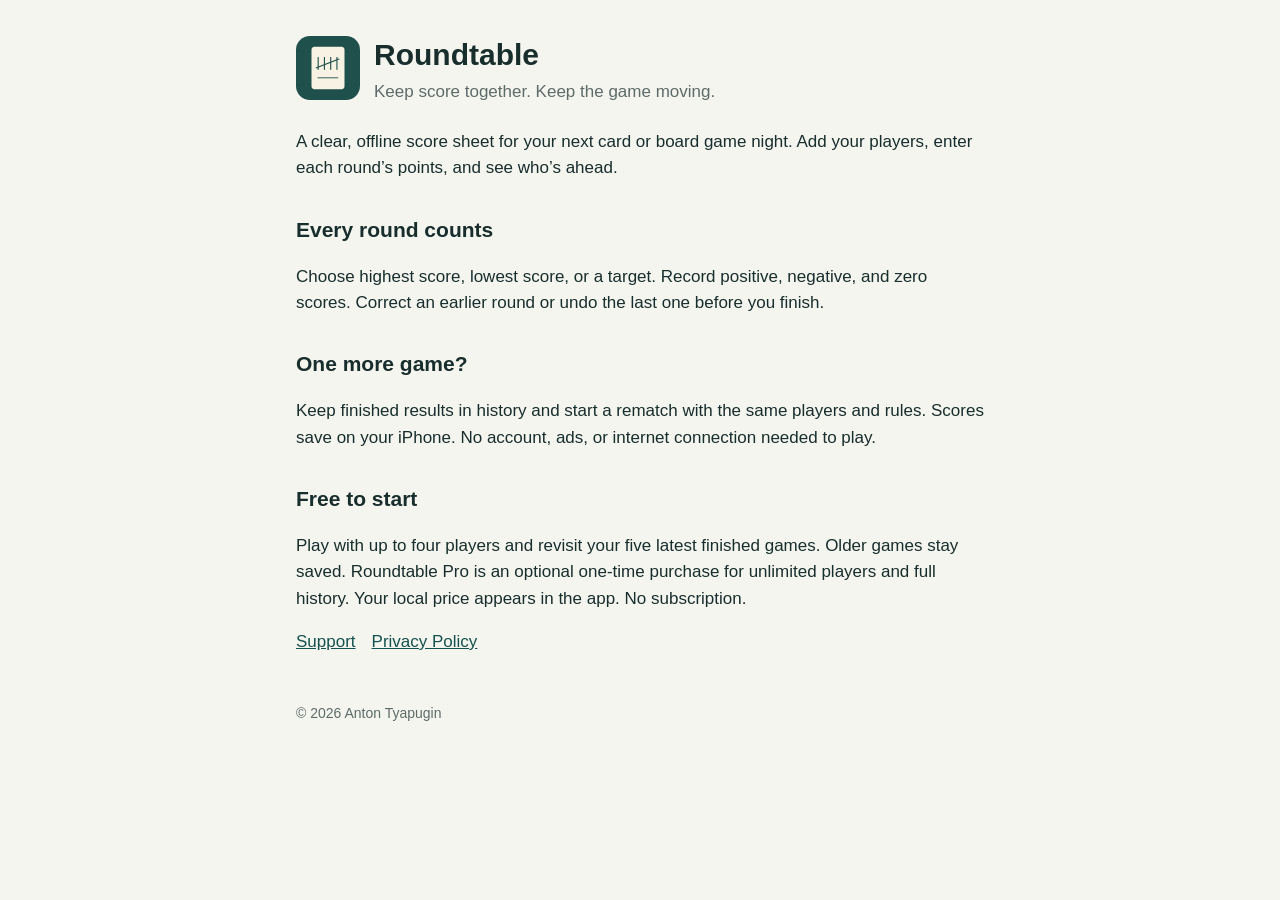
<file: index.html>
<!doctype html>
<html lang="en">
<head>
<meta charset="utf-8">
<meta name="viewport" content="width=device-width, initial-scale=1">
<title>Roundtable</title>
<link rel="stylesheet" href="style.css">
</head>
<body>
<main>
  <header><img src="icon.png" alt=""><div><h1>Roundtable</h1><div class="muted">Keep score together. Keep the game moving.</div></div></header>
  <p>A clear, offline score sheet for your next card or board game night. Add your players, enter each round’s points, and see who’s ahead.</p>
  <h2>Every round counts</h2>
  <p>Choose highest score, lowest score, or a target. Record positive, negative, and zero scores. Correct an earlier round or undo the last one before you finish.</p>
  <h2>One more game?</h2>
  <p>Keep finished results in history and start a rematch with the same players and rules. Scores save on your iPhone. No account, ads, or internet connection needed to play.</p>
  <h2>Free to start</h2>
  <p>Play with up to four players and revisit your five latest finished games. Older games stay saved. Roundtable Pro is an optional one-time purchase for unlimited players and full history. Your local price appears in the app. No subscription.</p>
  <nav><a href="support.html">Support</a><a href="privacy.html">Privacy Policy</a></nav>
  <footer>© 2026 Anton Tyapugin</footer>
</main>
</body>
</html>
</file>
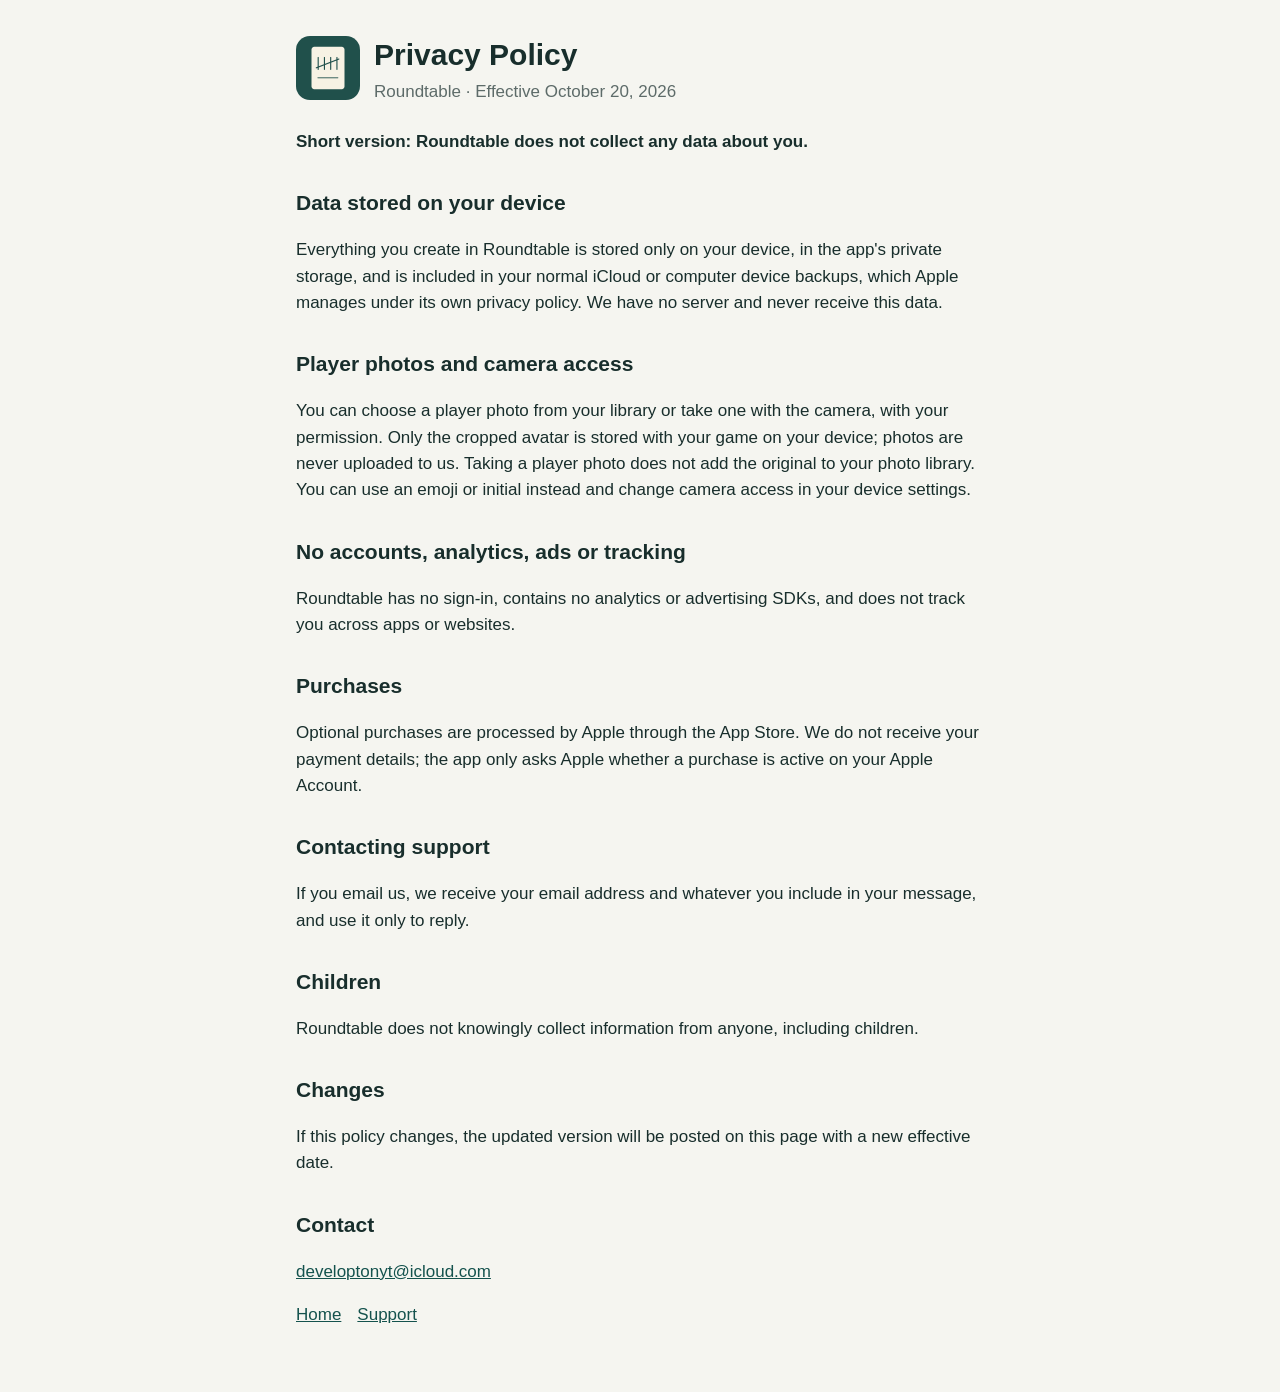
<file: privacy.html>
<!doctype html>
<html lang="en">
<head>
<meta charset="utf-8">
<meta name="viewport" content="width=device-width, initial-scale=1">
<title>Roundtable — Privacy Policy</title>
<link rel="stylesheet" href="style.css">
</head>
<body>
<main>
  <header><img src="icon.png" alt=""><div><h1>Privacy Policy</h1><div class="muted">Roundtable · Effective October 20, 2026</div></div></header>
  <p><strong>Short version: Roundtable does not collect any data about you.</strong></p>
  <h2>Data stored on your device</h2>
  <p>Everything you create in Roundtable is stored only on your device, in the app's private storage, and is included in your normal iCloud or computer device backups, which Apple manages under its own privacy policy. We have no server and never receive this data.</p>
  <h2>Player photos and camera access</h2>
  <p>You can choose a player photo from your library or take one with the camera, with your permission. Only the cropped avatar is stored with your game on your device; photos are never uploaded to us. Taking a player photo does not add the original to your photo library. You can use an emoji or initial instead and change camera access in your device settings.</p>
  <h2>No accounts, analytics, ads or tracking</h2>
  <p>Roundtable has no sign-in, contains no analytics or advertising SDKs, and does not track you across apps or websites.</p>
  <h2>Purchases</h2>
  <p>Optional purchases are processed by Apple through the App Store. We do not receive your payment details; the app only asks Apple whether a purchase is active on your Apple Account.</p>
  <h2>Contacting support</h2>
  <p>If you email us, we receive your email address and whatever you include in your message, and use it only to reply.</p>
  <h2>Children</h2>
  <p>Roundtable does not knowingly collect information from anyone, including children.</p>
  <h2>Changes</h2>
  <p>If this policy changes, the updated version will be posted on this page with a new effective date.</p>
  <h2>Contact</h2>
  <p><a href="mailto:developtonyt@icloud.com">developtonyt@icloud.com</a></p>
  <nav><a href="index.html">Home</a><a href="support.html">Support</a></nav>
</main>
</body>
</html>
</file>
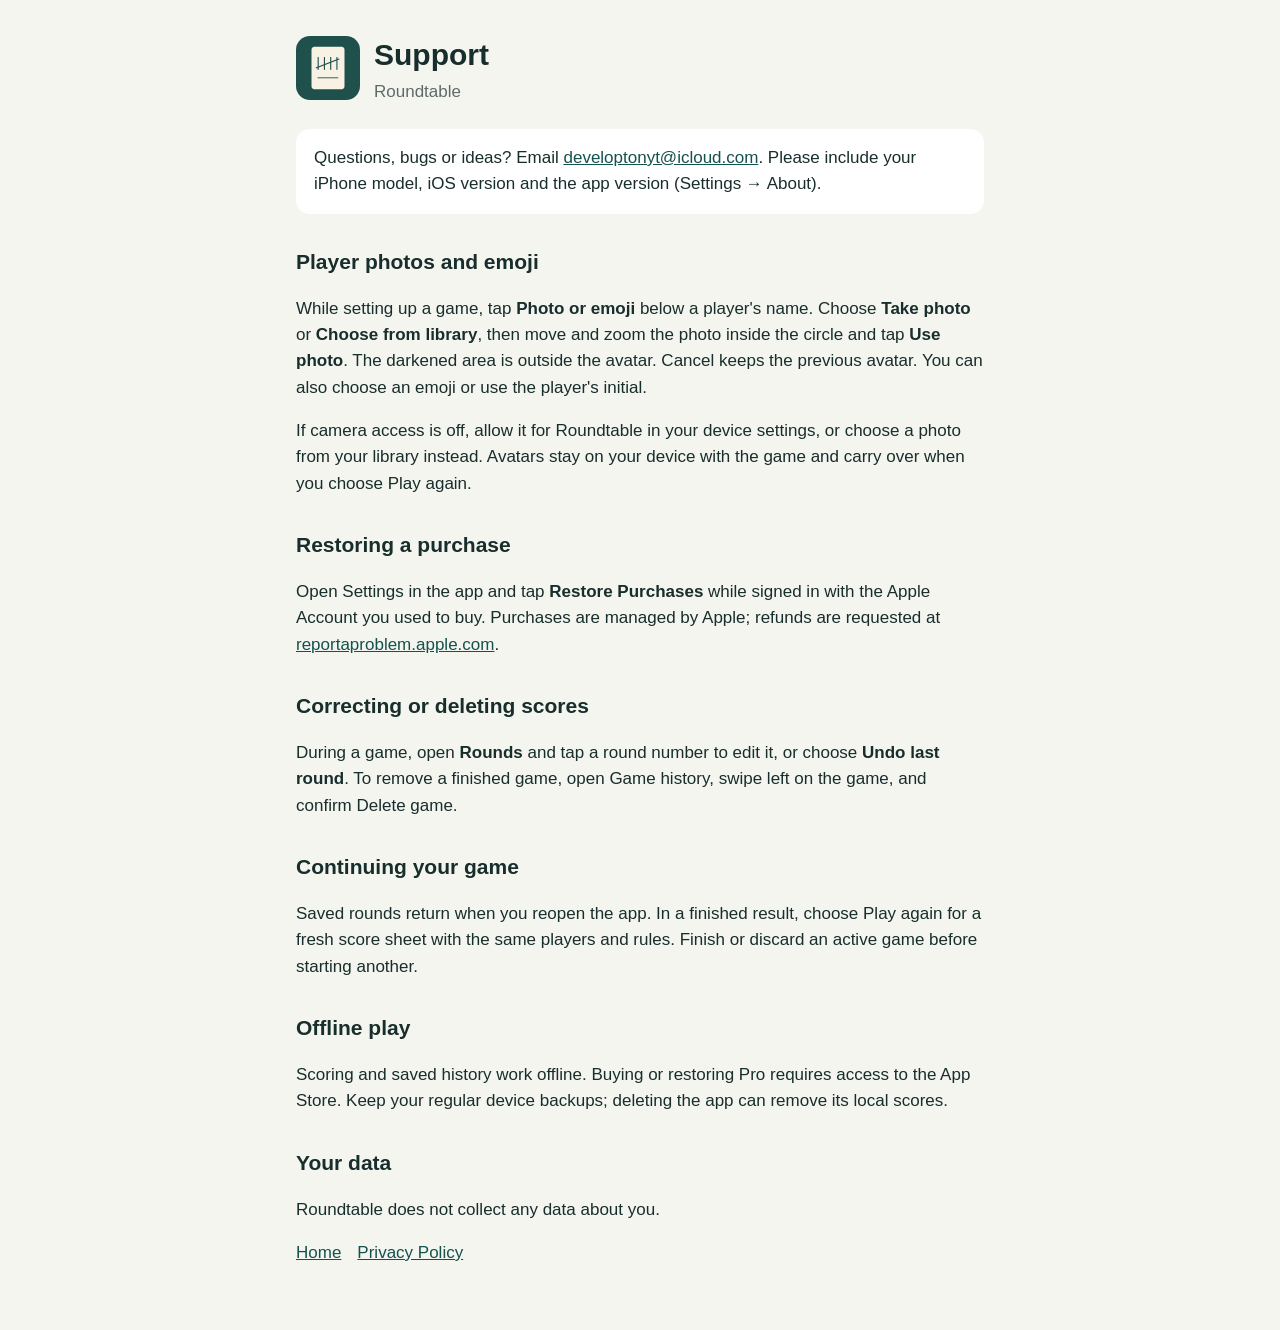
<file: support.html>
<!doctype html>
<html lang="en">
<head>
<meta charset="utf-8">
<meta name="viewport" content="width=device-width, initial-scale=1">
<title>Roundtable — Support</title>
<link rel="stylesheet" href="style.css">
</head>
<body>
<main>
  <header><img src="icon.png" alt=""><div><h1>Support</h1><div class="muted">Roundtable</div></div></header>
  <div class="card">Questions, bugs or ideas? Email <a href="mailto:developtonyt@icloud.com">developtonyt@icloud.com</a>. Please include your iPhone model, iOS version and the app version (Settings → About).</div>
  <h2>Player photos and emoji</h2>
  <p>While setting up a game, tap <strong>Photo or emoji</strong> below a player's name. Choose <strong>Take photo</strong> or <strong>Choose from library</strong>, then move and zoom the photo inside the circle and tap <strong>Use photo</strong>. The darkened area is outside the avatar. Cancel keeps the previous avatar. You can also choose an emoji or use the player's initial.</p>
  <p>If camera access is off, allow it for Roundtable in your device settings, or choose a photo from your library instead. Avatars stay on your device with the game and carry over when you choose Play again.</p>
  <h2>Restoring a purchase</h2>
  <p>Open Settings in the app and tap <strong>Restore Purchases</strong> while signed in with the Apple Account you used to buy. Purchases are managed by Apple; refunds are requested at <a href="https://reportaproblem.apple.com">reportaproblem.apple.com</a>.</p>
  <h2>Correcting or deleting scores</h2>
  <p>During a game, open <strong>Rounds</strong> and tap a round number to edit it, or choose <strong>Undo last round</strong>. To remove a finished game, open Game history, swipe left on the game, and confirm Delete game.</p>
  <h2>Continuing your game</h2>
  <p>Saved rounds return when you reopen the app. In a finished result, choose Play again for a fresh score sheet with the same players and rules. Finish or discard an active game before starting another.</p>
  <h2>Offline play</h2>
  <p>Scoring and saved history work offline. Buying or restoring Pro requires access to the App Store. Keep your regular device backups; deleting the app can remove its local scores.</p>
  <h2>Your data</h2>
  <p>Roundtable does not collect any data about you.</p>
  <nav><a href="index.html">Home</a><a href="privacy.html">Privacy Policy</a></nav>
</main>
</body>
</html>
</file>
<file: style.css>
:root { --bg: #f5f5f0; --fg: #182e2c; --muted: #5d6b69; --accent: #14524d; --card: #ffffff; }
@media (prefers-color-scheme: dark) { :root { --bg: #121c1c; --fg: #f2f2f0; --muted: #a7b6b3; --accent: #7ac9bd; --card: #1c2b2a; } }
* { box-sizing: border-box; }
body { margin: 0; font: 17px/1.55 -apple-system, BlinkMacSystemFont, "Segoe UI", Roboto, sans-serif; background: var(--bg); color: var(--fg); }
main { max-width: 720px; margin: 0 auto; padding: 32px 16px 64px; }
header { display: flex; align-items: center; gap: 14px; margin-bottom: 24px; }
header img { width: 64px; height: 64px; border-radius: 14px; }
h1 { font-size: 30px; margin: 0; }
h2 { font-size: 21px; margin-top: 32px; }
a { color: var(--accent); }
.muted { color: var(--muted); }
.card { background: var(--card); border-radius: 14px; padding: 16px 18px; margin: 16px 0; }
nav a { margin-right: 16px; }
footer { margin-top: 48px; font-size: 14px; color: var(--muted); }
</file>
